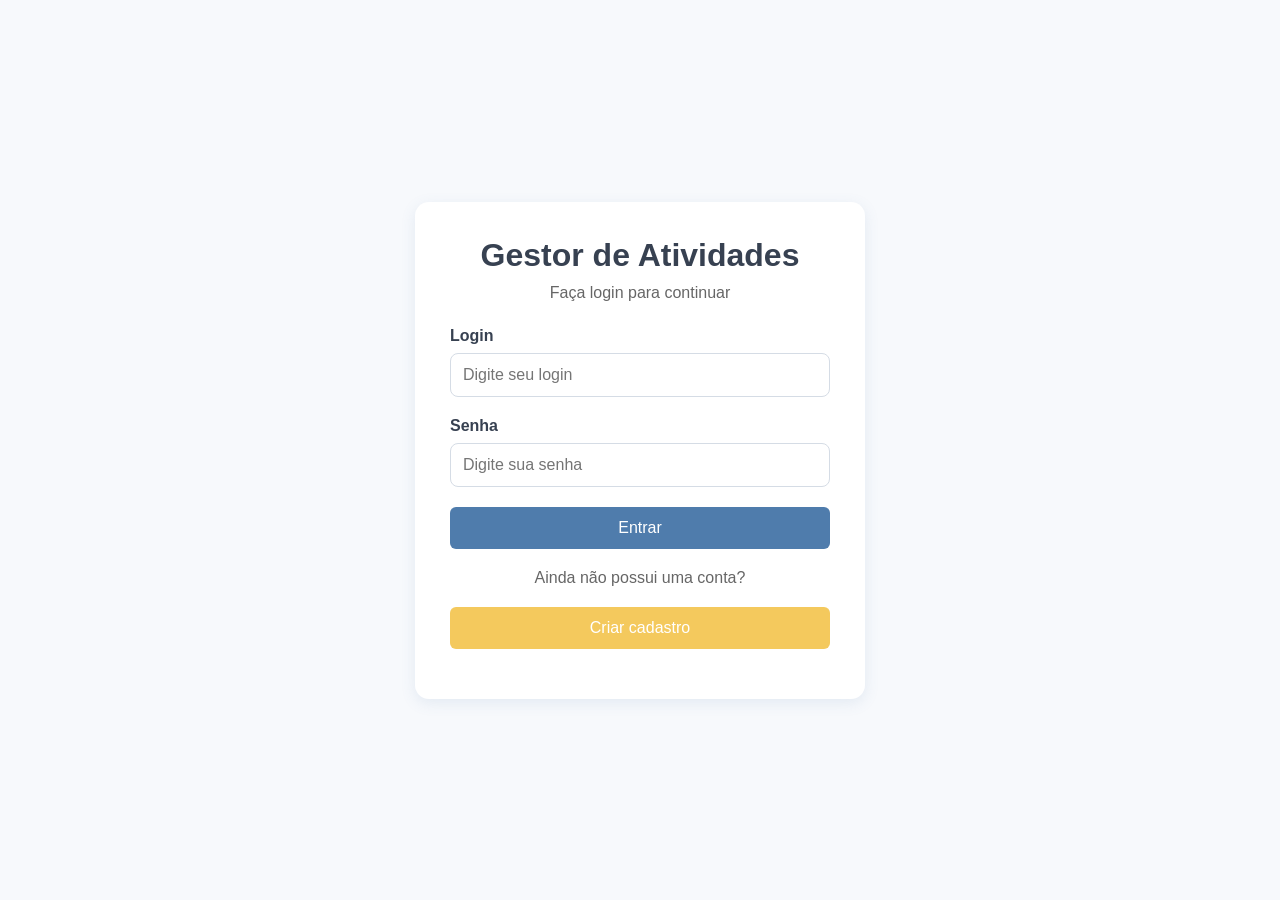
<file: frontend/index.html>
<!DOCTYPE html>
<html lang="pt-br">
<head>
    <meta charset="UTF-8">
    <meta name="viewport" content="width=device-width, initial-scale=1.0">
    <title>Gestor de Atividades - Login</title>
    <link rel="stylesheet" href="style.css">
</head>
<body>
    <main class="container">
        <div class="card">
            <h1>Gestor de Atividades</h1>
            <p class="subtitle">Faça login para continuar</p>
            <form id="loginForm">
            <div class="form-group">
                <label for="login">Login</label>
                <input type="text" id="login" name="login" placeholder="Digite seu login" required>
            </div>
            <div class="form-group">
                <label for="senha">Senha</label>
                <input type="password" id="senha" name="senha" placeholder="Digite sua senha" required>
            </div> 
            <button type="submit" class="btn">Entrar</button>
            </form>
            <p class="register-text">Ainda não possui uma conta?</p>
            <button type="button" class="btn btn-secondary" onclick="window.location.href='cadastro.html'">
                Criar cadastro
            </button>
            <p id="loginMessage" class="message"></p>
        </div>
    </main>
    <script src="script.js"></script>
</body>
</html>
</file>
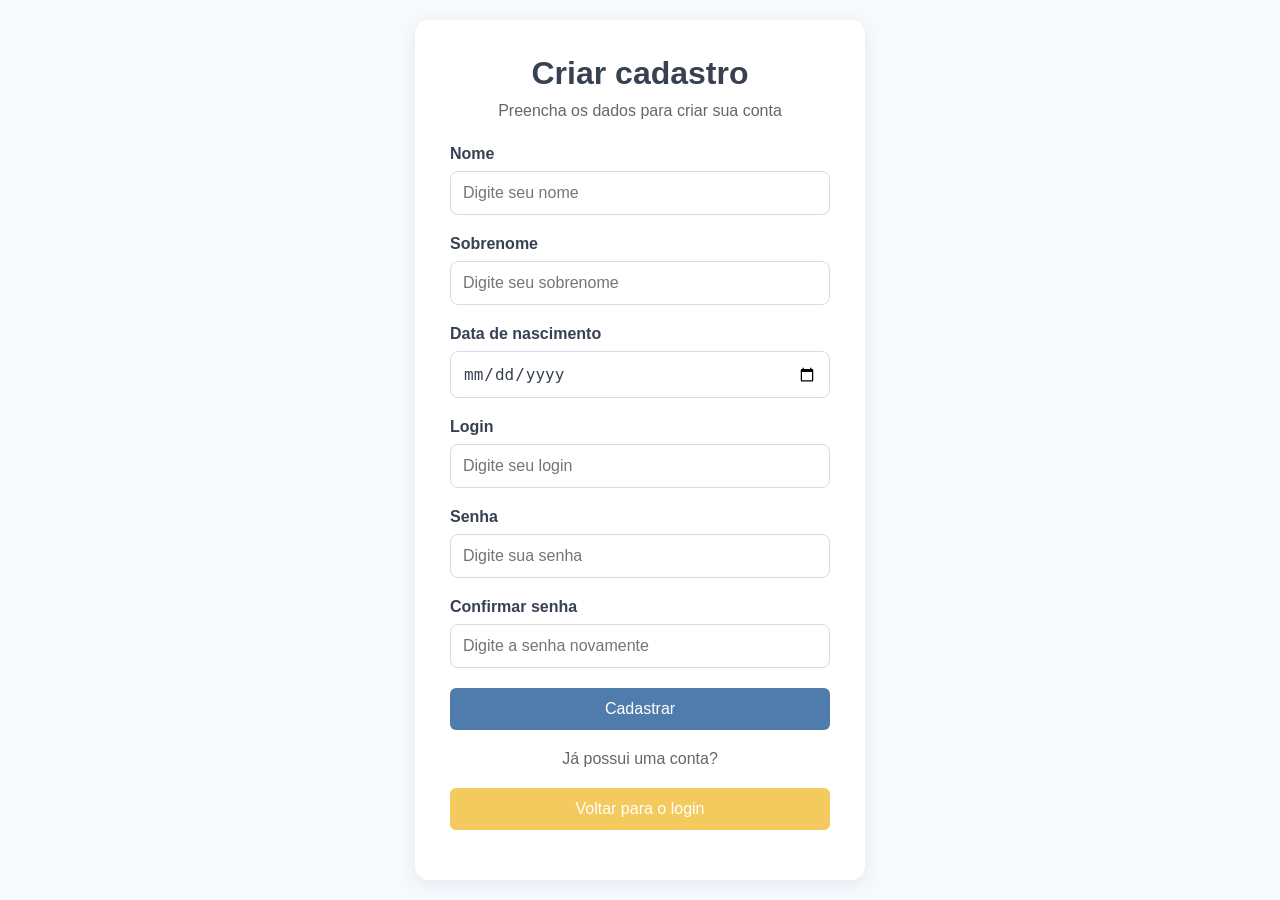
<file: frontend/cadastro.html>
<!DOCTYPE html>
<html lang="pt-BR">

<head>

    <meta charset="UTF-8">

    <meta
        name="viewport"
        content="width=device-width, initial-scale=1.0"
    >

    <title>Cadastro - Gestor de Atividades</title>

    <link
        rel="stylesheet"
        href="style.css"
    >

</head>

<body>

    <main class="container">

        <div class="card">

            <h1>
                Criar cadastro
            </h1>

            <p class="subtitle">
                Preencha os dados para criar sua conta
            </p>

            <form id="cadastroForm">

                <div class="form-group">

                    <label for="nome">
                        Nome
                    </label>

                    <input
                        type="text"
                        id="nome"
                        name="nome"
                        placeholder="Digite seu nome"
                        required
                    >

                </div>

                <div class="form-group">

                    <label for="sobrenome">
                        Sobrenome
                    </label>

                    <input
                        type="text"
                        id="sobrenome"
                        name="sobrenome"
                        placeholder="Digite seu sobrenome"
                        required
                    >

                </div>

                <!-- Data de nascimento -->

                <div class="form-group">

                    <label for="dataNascimento">
                        Data de nascimento
                    </label>

                    <input
                        type="date"
                        id="dataNascimento"
                        name="dataNascimento"
                        required
                    >

                </div>

                <!-- Login -->

                <div class="form-group">

                    <label for="login">
                        Login
                    </label>

                    <input
                        type="text"
                        id="login"
                        name="login"
                        placeholder="Digite seu login"
                        required
                    >

                </div>

                <div class="form-group">

                    <label for="senha">
                        Senha
                    </label>

                    <input
                        type="password"
                        id="senha"
                        name="senha"
                        placeholder="Digite sua senha"
                        required
                    >

                </div>

                <div class="form-group">

                    <label for="confirmarSenha">
                        Confirmar senha
                    </label>

                    <input
                        type="password"
                        id="confirmarSenha"
                        name="confirmarSenha"
                        placeholder="Digite a senha novamente"
                        required
                    >

                </div>

                <button
                    type="submit"
                    class="btn"
                >
                    Cadastrar
                </button>

            </form>

            <p class="register-text">
                Já possui uma conta?
            </p>

            <button
                type="button"
                class="btn btn-secondary"
                onclick="window.location.href='index.html'"
            >
                Voltar para o login
            </button>

            <p
                id="cadastroMessage"
                class="message"
            ></p>

        </div>

    </main>

    <script src="script.js"></script>

</body>

</html>
</file>
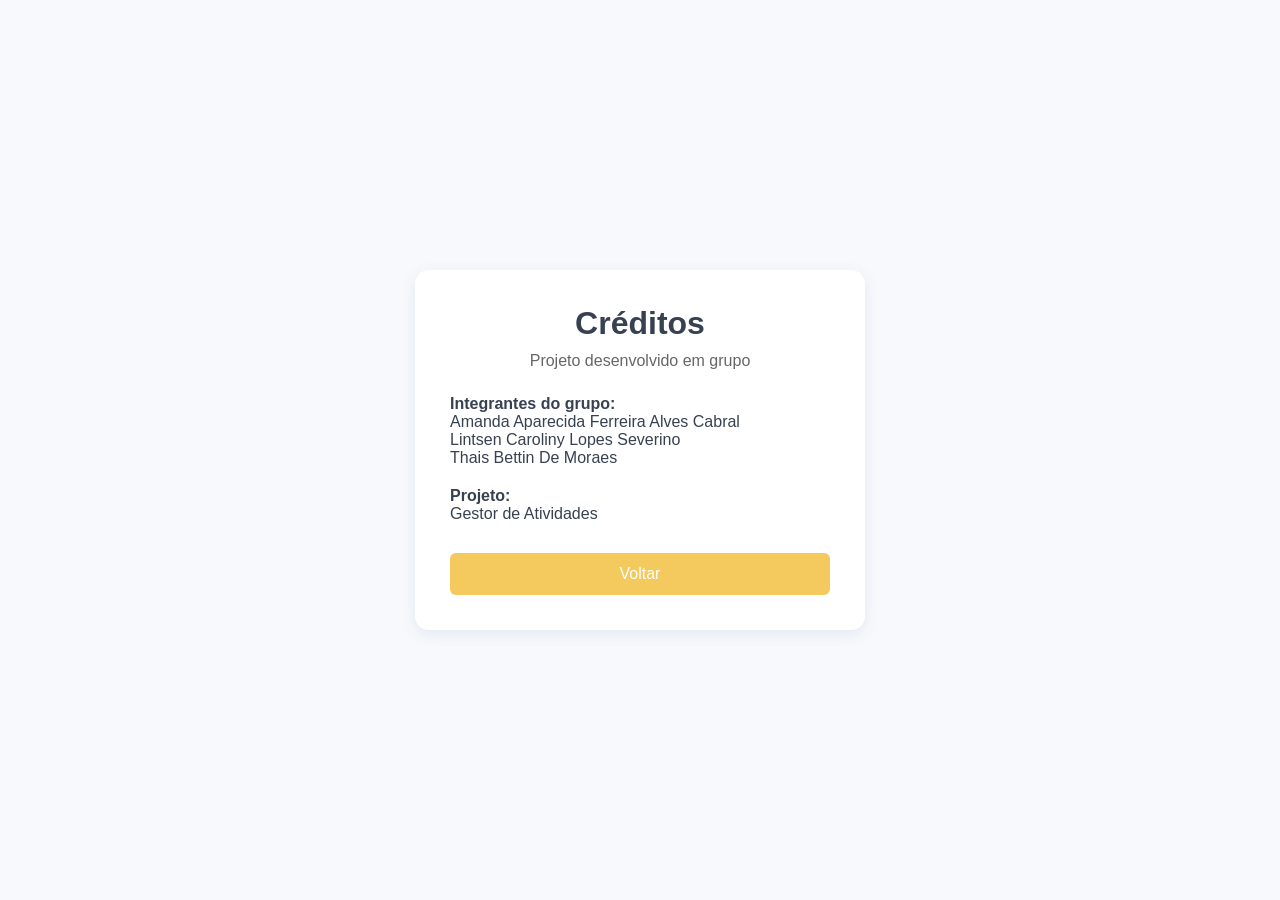
<file: frontend/creditos.html>
<!DOCTYPE html>
<html lang="pt-BR">
<head>
    <meta charset="UTF-8">
    <meta name="viewport" content="width=device-width, initial-scale=1.0">
    <title>Créditos - Gestor de Atividades</title>
    <link rel="stylesheet" href="style.css">
</head>
<body>

    <main class="container">

        <div class="card">

            <h1>
                Créditos
            </h1>

            <p class="subtitle">
                Projeto desenvolvido em grupo
            </p>

            <div class="form-group">

                <p>
                    <strong>Integrantes do grupo:</strong>
                </p>

                <p>
                    Amanda Aparecida Ferreira Alves Cabral
                </p>

                <p>
                    Lintsen Caroliny Lopes Severino
                </p>

                <p>
                    Thais Bettin De Moraes
                </p>

            </div>

            <div class="form-group">

                <p>
                    <strong>Projeto:</strong>
                </p>

                <p>
                    Gestor de Atividades
                </p>

            </div>

            <button
                type="button"
                class="btn btn-secondary"
                onclick="window.location.href='principal.html'"
            >
                Voltar
            </button>

        </div>

    </main>

    <script src="script.js"></script>

</body>

</html>
</file>
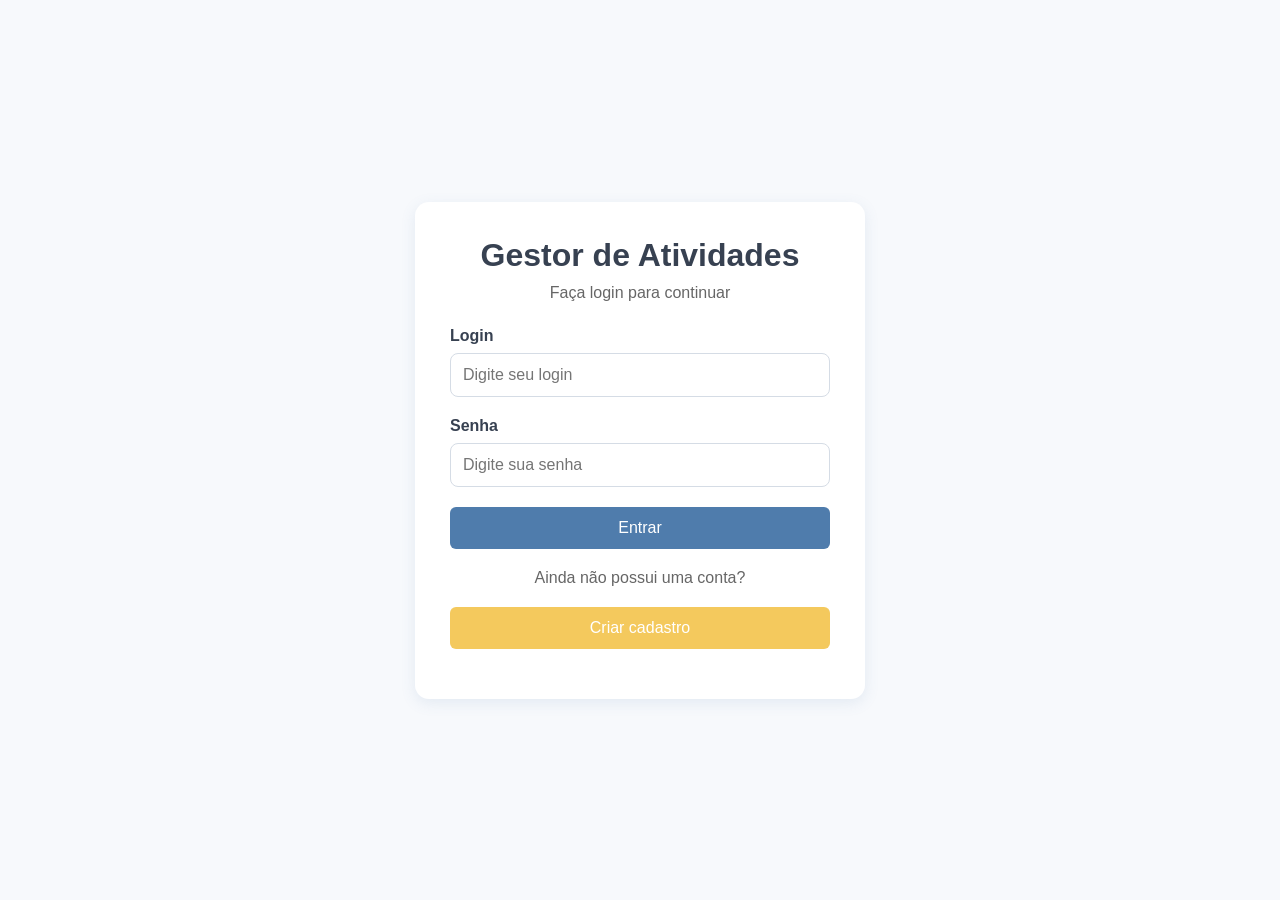
<file: frontend/principal.html>
<!DOCTYPE html>
<html lang="pt-BR">

<head>

    <meta charset="UTF-8">

    <meta
        name="viewport"
        content="width=device-width, initial-scale=1.0"
    >

    <title>Atividades - Gestor de Atividades</title>

    <link
        rel="stylesheet"
        href="style.css"
    >

</head>

<body>

    <main class="container">

        <div class="card principal-card">

            <h1>
                Minhas Atividades
            </h1>

            <p class="subtitle">
                Gerencie suas atividades
            </p>

            <button
                type="button"
                class="btn"
                id="btnNovaAtividade"
            >
                Nova atividade
            </button>

            <div class="top-buttons">

                <button
                    type="button"
                    class="btn btn-secondary"
                    onclick="window.location.href='creditos.html'"
                >
                    Créditos
                </button>

                <button
                    type="button"
                    class="btn btn-secondary"
                    id="btnLogout"
                >
                    Sair
                </button>

            </div>

            <hr>

            <div id="listaAtividades">

                <p class="message">
                    Carregando atividades...
                </p>

            </div>

        </div>

    </main>

    <div
        id="atividadeModal"
        class="modal"
    >

        <div class="modal-content">

            <h2 id="modalTitulo">
                Nova atividade
            </h2>

            <form id="atividadeForm">

                <div class="form-group">

                    <label for="titulo">
                        Título
                    </label>

                    <input
                        type="text"
                        id="titulo"
                        name="titulo"
                        placeholder="Digite o título da atividade"
                        required
                    >

                </div>

                <div class="form-group">

                    <label for="descricao">
                        Descrição
                    </label>

                    <textarea
                        id="descricao"
                        name="descricao"
                        placeholder="Digite a descrição da atividade"
                        rows="4"
                        required
                    ></textarea>

                </div>

                <div class="form-group">

                    <label for="dataConclusao">
                        Data de conclusão
                    </label>

                    <input
                        type="date"
                        id="dataConclusao"
                        name="dataConclusao"
                        required
                    >

                </div>

                <button
                    type="submit"
                    class="btn"
                >
                    Salvar atividade
                </button>

                <button
                    type="button"
                    class="btn btn-secondary"
                    id="btnFecharModal"
                >
                    Cancelar
                </button>

            </form>

            <p
                id="atividadeMessage"
                class="message"
            ></p>

        </div>

    </div>


    <script src="script.js"></script>

</body>

</html>
</file>
<file: frontend/style.css>
* {
    margin: 0; 
    padding: 0;
    box-sizing: border-box;
}

body {
    font-family: Arial, Helvetica, sans-serif;
    background: #F7F9FC;
    color: #374151;
}

.container {
    min-height: 100vh;
    display: flex;
    justify-content: center;
    align-items: center;
    padding: 20px;
}

.card {
    background: #FFFFFF;
    width: 100%;
    max-width: 450px;
    padding: 35px;
    border-radius: 14px;
    box-shadow: 0 4px 15px rgba(79, 124, 172, 0.12);
}

.card h1 {
    text-align: center;
    margin-bottom: 10px;
}

.card .subtitle {
    text-align: center;
    margin-bottom: 25px;
    color: #666;
}

.form-group {
    margin-bottom: 20px;
}

.form-group label {
    display: block;
    margin-bottom: 8px;
    font-weight: bold;
}

.form-group input {
    width: 100%;
    padding: 12px;
    border: 1px solid #D5DCE5;
    border-radius: 8px;
    font-size: 16px;
    color: #374151;
    background: #FFFFFF;
}

.form-group input:focus,
.form-group textarea:focus {
    outline: none;
    border-color: #4F7CAC;
    box-shadow: 0 0 0 3px rgba(79, 124, 172, 0.12);
}

.btn {
    width: 100%;
    padding: 12px;
    border: none;
    border-radius: 6px;
    background: #4F7CAC;
    color: white;
    font-size: 16px;
    cursor: pointer;
}

.btn:hover {
    background: #3F6688;
}

.btn-secondary {
    background: #F4C95D;
    margin-top: 10px;
}

.btn-secondary:hover {
    background: #E8B83F;
}

.register-text {
    text-align: center;
    margin: 20px 0 10px;
    color: #666;
}

.message {
    margin-top: 15px;
    text-align: center;
    font-weight: bold;
}

.principal-card {
    max-width: 800px;
}

.top-buttons {
    display: flex;
    gap: 10px;
    margin-top: 10px;
}

.top-buttons .btn {
    flex: 1;
}

hr {
    border: none;
    border-top: 1px solid #ddd;
    margin: 25px 0;
}

.atividade {
    background: #FFFFFF;
    border: 1px solid #D5DCE5;
    border-radius: 12px;
    padding: 20px;
    margin-bottom: 15px;
    box-shadow: 0 3px 10px rgba(79, 124, 172, 0.08);
}

.atividade h3 {
    margin-bottom: 10px;
    color: #374151;
    font-size: 20px;
}

.atividade p {
    margin-bottom: 8px;
    color: #6B7280;
}

.atividade-acoes {
    display: flex;
    gap: 10px;
    margin-top: 15px;
}

.atividade-acoes .btn {
    font-size: 14px;
    padding: 10px;
}

.atividade-acoes .btn:first-child {
    background: #4F7CAC;
}

.atividade-acoes .btn:nth-child(2) {
    background: #6BBF8A;
}

.atividade-acoes .btn.btn-secondary {
    background: #F4C95D;
    color: #374151;
}


.atividade.atrasada {
    border: 2px solid #E57373;
    background: #FFF5F5;
}

.atrasada-texto {
    color: #E57373;
    font-weight: bold;
}

.atividade.concluida {
    border: 2px solid #6BBF8A;
    background: #F2FBF5;
    opacity: 0.85;
}

.status {
    font-weight: bold;
}

.modal {
    display: none;
    position: fixed;
    inset: 0;
    background: rgba(0, 0, 0, 0.5);

    justify-content: center;
    align-items: center;

    padding: 20px;
}

.modal-content {
    background: white;
    width: 100%;
    max-width: 500px;

    padding: 30px;
    border-radius: 12px;
}

.modal-content h2 {
    margin-bottom: 20px;
}

.form-group textarea {
    width: 100%;
    padding: 12px;
    border: 1px solid #D5DCE5;
    border-radius: 8px;
    font-size: 16px;
    font-family: Arial, Helvetica, sans-serif;
    color: #374151;
    background: #FFFFFF;
    resize: vertical;
}

@media (max-width: 600px) {

    .principal-card {
        padding: 20px;
    }

    .top-buttons {
        flex-direction: column;
    }

    .atividade-acoes {
        flex-direction: column;
    }

}
</file>
